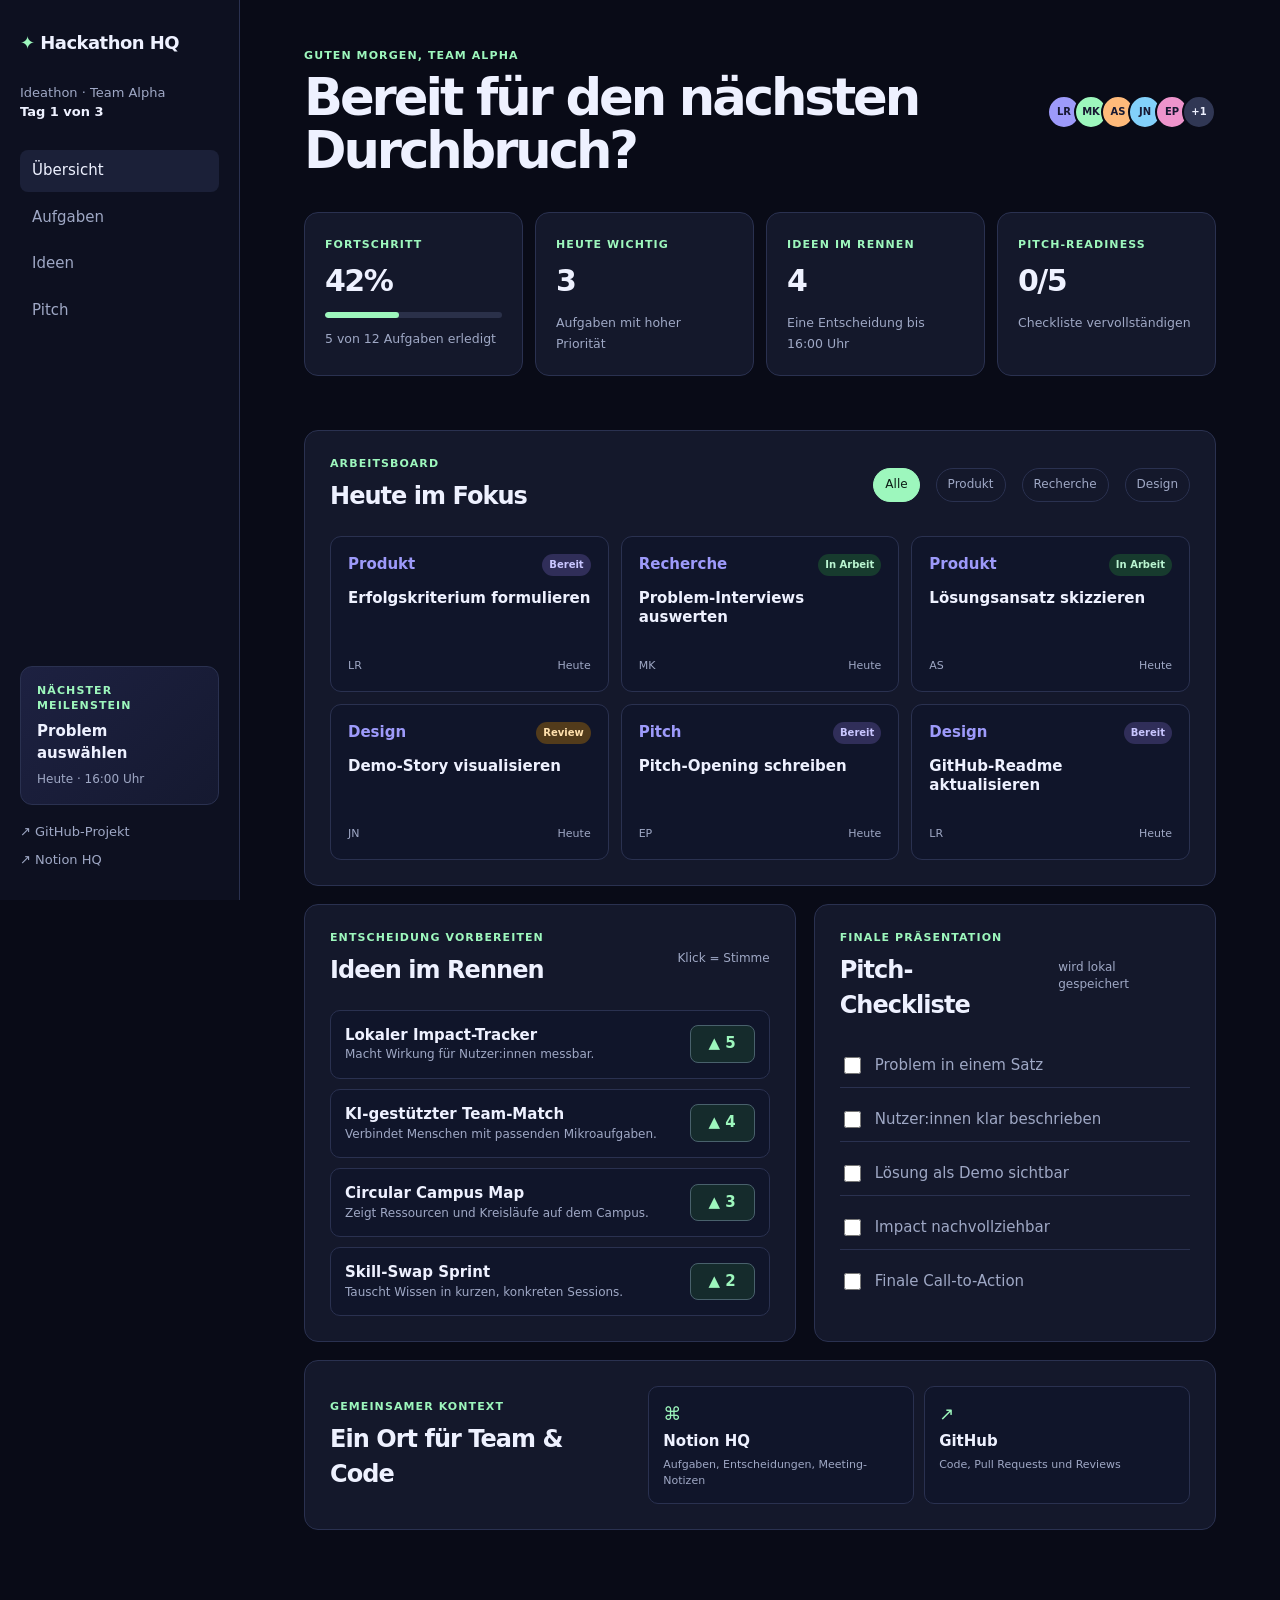
<file: index.html>
<!doctype html>
<html lang="de">
  <head>
    <meta charset="UTF-8" />
    <meta name="viewport" content="width=device-width, initial-scale=1.0" />
    <meta name="description" content="Lokales Hackathon-Team-Dashboard." />
    <title>Hackathon HQ</title>
    <link rel="stylesheet" href="styles.css" />
  </head>
  <body>
    <div class="app-shell">
      <aside class="sidebar">
        <a class="brand" href="#overview"><span>✦</span> Hackathon HQ</a>
        <p class="event">Ideathon · Team Alpha<br /><strong>Tag 1 von 3</strong></p>
        <nav aria-label="Bereiche">
          <a class="nav-link active" href="#overview">Übersicht</a><a class="nav-link" href="#tasks">Aufgaben</a><a class="nav-link" href="#ideas">Ideen</a><a class="nav-link" href="#pitch">Pitch</a>
        </nav>
        <div class="side-card"><p class="label">Nächster Meilenstein</p><strong>Problem auswählen</strong><span>Heute · 16:00 Uhr</span></div>
        <div class="side-links"><a href="https://github.com/Rukasu187/Hackathon1" target="_blank" rel="noreferrer">↗ GitHub-Projekt</a><a href="https://app.notion.com/p/40132468968681ffa154d44b8dd3598e?pvs=204" target="_blank" rel="noreferrer">↗ Notion HQ</a></div>
      </aside>
      <main>
        <header class="topbar" id="overview"><div><p class="eyebrow">Guten Morgen, Team Alpha</p><h1>Bereit für den nächsten Durchbruch?</h1></div><div class="team" aria-label="Sechs Teammitglieder"><span>LR</span><span>MK</span><span>AS</span><span>JN</span><span>EP</span><span>+1</span></div></header>
        <section class="stats" aria-label="Projektstatus">
          <article><span class="label">Fortschritt</span><strong>42%</strong><div class="progress"><i style="width:42%"></i></div><small>5 von 12 Aufgaben erledigt</small></article>
          <article><span class="label">Heute wichtig</span><strong>3</strong><small>Aufgaben mit hoher Priorität</small></article>
          <article><span class="label">Ideen im Rennen</span><strong>4</strong><small>Eine Entscheidung bis 16:00 Uhr</small></article>
          <article><span class="label">Pitch-Readiness</span><strong id="pitch-score">0/5</strong><small>Checkliste vervollständigen</small></article>
        </section>
        <section class="section" id="tasks"><div class="section-header"><div><p class="eyebrow">Arbeitsboard</p><h2>Heute im Fokus</h2></div><div class="filters"><button class="filter active" data-filter="all">Alle</button><button class="filter" data-filter="Produkt">Produkt</button><button class="filter" data-filter="Recherche">Recherche</button><button class="filter" data-filter="Design">Design</button></div></div><div class="task-grid" id="task-grid"></div></section>
        <div class="two-column">
          <section class="section" id="ideas"><div class="section-header"><div><p class="eyebrow">Entscheidung vorbereiten</p><h2>Ideen im Rennen</h2></div><span class="hint">Klick = Stimme</span></div><div class="idea-list" id="idea-list"></div></section>
          <section class="section" id="pitch"><div class="section-header"><div><p class="eyebrow">Finale Präsentation</p><h2>Pitch-Checkliste</h2></div><span class="hint">wird lokal gespeichert</span></div><ul class="checklist" id="checklist"></ul></section>
        </div>
        <section class="section resources"><div><p class="eyebrow">Gemeinsamer Kontext</p><h2>Ein Ort für Team &amp; Code</h2></div><div class="resource-grid"><a href="https://app.notion.com/p/40132468968681ffa154d44b8dd3598e?pvs=204" target="_blank" rel="noreferrer"><span>⌘</span><strong>Notion HQ</strong><small>Aufgaben, Entscheidungen, Meeting-Notizen</small></a><a href="https://github.com/Rukasu187/Hackathon1" target="_blank" rel="noreferrer"><span>↗</span><strong>GitHub</strong><small>Code, Pull Requests und Reviews</small></a></div></section>
      </main>
    </div>
    <script src="app.js"></script>
  </body>
</html>
</file>
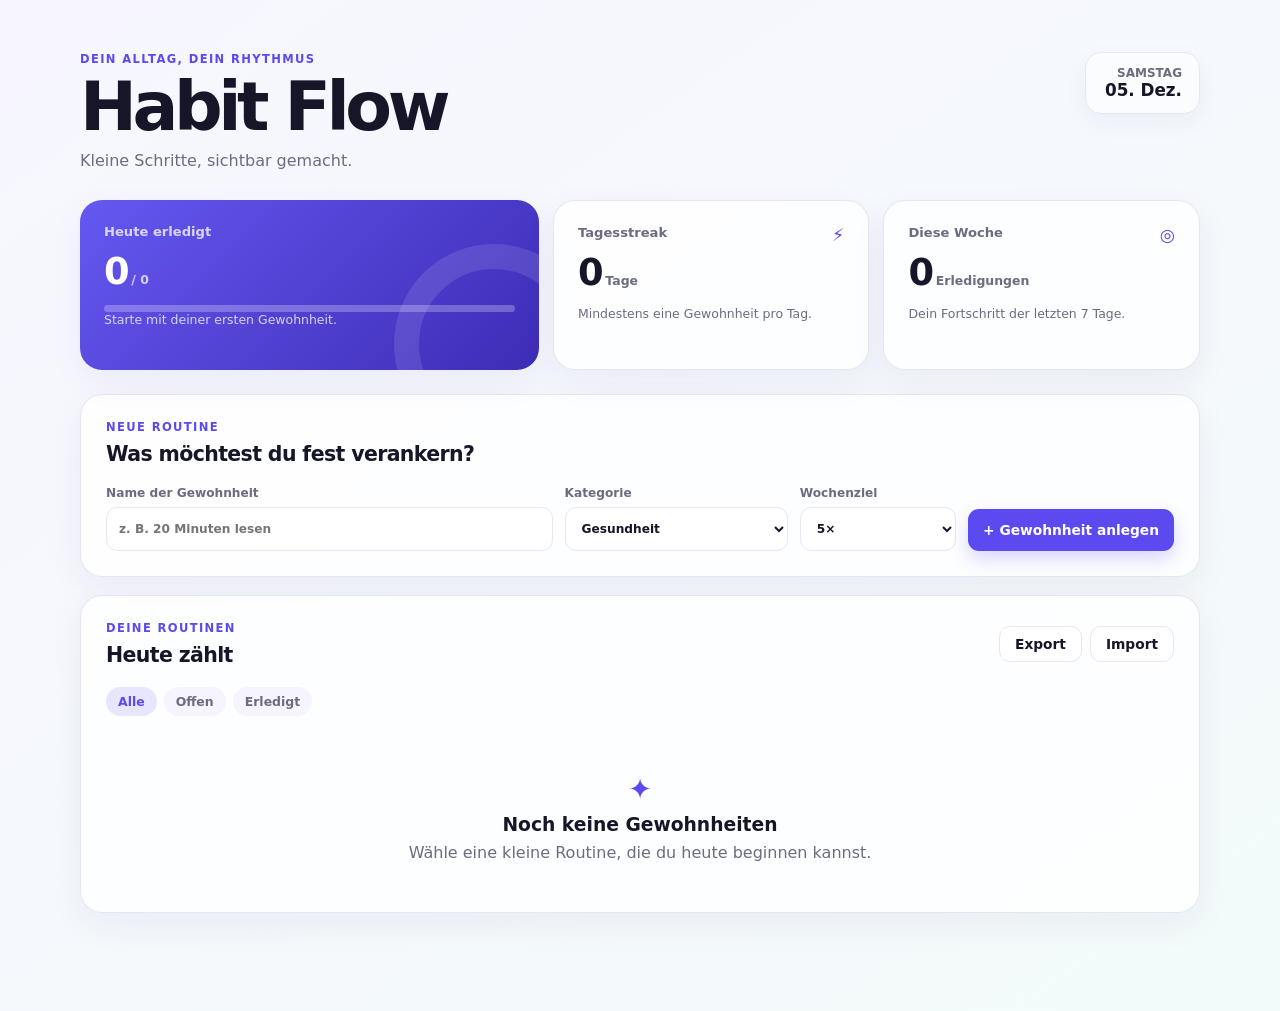
<file: experiments/habit-tracker/index.html>
<!doctype html>
<html lang="de">
  <head>
    <meta charset="UTF-8" />
    <meta name="viewport" content="width=device-width, initial-scale=1.0" />
    <meta name="theme-color" content="#4f46e5" />
    <title>Habit Flow</title>
    <link rel="stylesheet" href="styles.css" />
  </head>
  <body>
    <main class="app-shell">
      <header class="hero">
        <div><p class="eyebrow">DEIN ALLTAG, DEIN RHYTHMUS</p><h1>Habit Flow</h1><p class="hero-copy">Kleine Schritte, sichtbar gemacht.</p></div>
        <div class="date-card" aria-label="Heutiges Datum"><span id="today-weekday"></span><strong id="today-date"></strong></div>
      </header>

      <section class="summary-grid" aria-label="Deine heutige Übersicht">
        <article class="summary-card primary-card"><div class="summary-label">Heute erledigt</div><div class="summary-value"><span id="completed-count">0</span><small id="total-count"> / 0</small></div><div class="progress-track" aria-hidden="true"><span id="daily-progress"></span></div><p id="progress-label">Starte mit deiner ersten Gewohnheit.</p></article>
        <article class="summary-card"><div class="summary-icon" aria-hidden="true">⚡</div><div class="summary-label">Tagesstreak</div><div class="summary-value"><span id="streak-count">0</span><small> Tage</small></div><p>Mindestens eine Gewohnheit pro Tag.</p></article>
        <article class="summary-card"><div class="summary-icon" aria-hidden="true">◎</div><div class="summary-label">Diese Woche</div><div class="summary-value"><span id="week-count">0</span><small> Erledigungen</small></div><p>Dein Fortschritt der letzten 7 Tage.</p></article>
      </section>

      <section class="panel add-panel" aria-labelledby="add-heading">
        <div class="section-heading"><div><p class="eyebrow">NEUE ROUTINE</p><h2 id="add-heading">Was möchtest du fest verankern?</h2></div></div>
        <form id="habit-form">
          <label class="field field-title"><span>Name der Gewohnheit</span><input id="habit-title" name="title" type="text" maxlength="60" placeholder="z. B. 20 Minuten lesen" required /></label>
          <label class="field"><span>Kategorie</span><select id="habit-category" name="category"><option>Gesundheit</option><option>Fokus</option><option>Lernen</option><option>Achtsamkeit</option><option>Alltag</option></select></label>
          <label class="field goal-field"><span>Wochenziel</span><select id="habit-goal" name="goal"><option value="3">3×</option><option value="5" selected>5×</option><option value="7">7×</option></select></label>
          <button class="button button-primary" type="submit"><span aria-hidden="true">+</span> Gewohnheit anlegen</button>
        </form>
      </section>

      <section class="panel habits-panel" aria-labelledby="habits-heading">
        <div class="section-heading habits-heading"><div><p class="eyebrow">DEINE ROUTINEN</p><h2 id="habits-heading">Heute zählt</h2></div><div class="toolbar" aria-label="Daten verwalten"><button id="export-button" class="button button-quiet" type="button">Export</button><label class="button button-quiet import-label">Import<input id="import-input" type="file" accept="application/json" /></label></div></div>
        <div class="filter-group" role="group" aria-label="Gewohnheiten filtern"><button class="filter active" data-filter="all" type="button">Alle</button><button class="filter" data-filter="open" type="button">Offen</button><button class="filter" data-filter="done" type="button">Erledigt</button></div>
        <ul id="habit-list" class="habit-list"></ul>
        <div id="empty-state" class="empty-state" hidden><div aria-hidden="true">✦</div><h3>Noch keine Gewohnheiten</h3><p>Wähle eine kleine Routine, die du heute beginnen kannst.</p></div>
      </section>
      <p id="message" class="message" role="status" aria-live="polite"></p>
    </main>

    <dialog id="edit-dialog"><form id="edit-form" method="dialog"><div class="dialog-heading"><h2>Gewohnheit bearbeiten</h2><button class="icon-button" value="cancel" aria-label="Dialog schließen" type="submit">×</button></div><label class="field"><span>Name</span><input id="edit-title" maxlength="60" required /></label><label class="field"><span>Kategorie</span><select id="edit-category"><option>Gesundheit</option><option>Fokus</option><option>Lernen</option><option>Achtsamkeit</option><option>Alltag</option></select></label><label class="field"><span>Wochenziel</span><select id="edit-goal"><option value="3">3×</option><option value="5">5×</option><option value="7">7×</option></select></label><div class="dialog-actions"><button class="button button-quiet" value="cancel" type="submit">Abbrechen</button><button class="button button-primary" value="default" type="submit">Speichern</button></div></form></dialog>
    <script src="app.js"></script>
  </body>
</html>
</file>
<file: styles.css>
:root{--ink:#eef1ff;--muted:#9fa8c5;--panel:#14182b;--panel-light:#1b2038;--line:#2a3150;--accent:#9df7bd;--violet:#9d9afa;--orange:#ffba7a;--bg:#090b17}*{box-sizing:border-box}html{scroll-behavior:smooth}body{margin:0;min-width:320px;color:var(--ink);background:var(--bg);font:15px/1.45 Inter,ui-sans-serif,system-ui,-apple-system,"Segoe UI",sans-serif}.app-shell{min-height:100vh;display:grid;grid-template-columns:240px minmax(0,1fr)}.sidebar{position:sticky;top:0;height:100vh;display:flex;flex-direction:column;padding:30px 20px;border-right:1px solid var(--line);background:#0d1020}.brand{color:var(--ink);font-size:18px;font-weight:800;text-decoration:none;letter-spacing:-.03em}.brand span,.eyebrow,.label{color:var(--accent)}.event{margin:28px 0;color:var(--muted);font-size:13px}.event strong{color:var(--ink)}nav{display:grid;gap:5px}.nav-link{padding:10px 12px;border-radius:8px;color:var(--muted);text-decoration:none}.nav-link:hover,.nav-link.active{color:var(--ink);background:var(--panel-light)}.side-card{margin-top:auto;padding:16px;border:1px solid var(--line);border-radius:12px;background:linear-gradient(135deg,#1d2141,#151930)}.side-card strong,.side-card span{display:block}.side-card span{margin-top:6px;color:var(--muted);font-size:12px}.side-links{display:grid;gap:9px;margin-top:18px}.side-links a{color:var(--muted);font-size:13px;text-decoration:none}.side-links a:hover{color:var(--accent)}main{width:min(1240px,100%);margin:auto;padding:48px clamp(22px,5vw,72px) 72px}.topbar,.section-header,.team,.filters{display:flex;align-items:center;justify-content:space-between;gap:16px}.topbar{margin-bottom:36px}.eyebrow,.label{margin:0 0 7px;font-size:11px;font-weight:800;letter-spacing:.1em;text-transform:uppercase}h1,h2,h3,p{margin-top:0}h1{max-width:720px;margin-bottom:0;font-size:clamp(30px,4vw,52px);line-height:1.03;letter-spacing:-.06em}h2{margin-bottom:0;font-size:24px;letter-spacing:-.04em}.team{gap:0}.team span{display:grid;place-items:center;width:34px;height:34px;margin-left:-7px;border:2px solid var(--bg);border-radius:50%;background:var(--violet);color:#171832;font-size:10px;font-weight:800}.team span:nth-child(2){background:var(--accent)}.team span:nth-child(3){background:var(--orange)}.team span:nth-child(4){background:#82d0fa}.team span:nth-child(5){background:#ee94cc}.team span:last-child{background:#303754;color:var(--ink)}.stats{display:grid;grid-template-columns:repeat(4,1fr);gap:12px;margin-bottom:54px}.stats article,.section{border:1px solid var(--line);border-radius:14px;background:var(--panel)}.stats article{padding:20px}.stats strong{display:block;margin:4px 0 9px;font-size:30px;letter-spacing:-.05em}.stats small{color:var(--muted)}.progress{height:6px;margin:8px 0 10px;overflow:hidden;border-radius:99px;background:#2a3049}.progress i{display:block;height:100%;border-radius:inherit;background:var(--accent)}.section{padding:25px}.section-header{margin-bottom:22px}.filters{justify-content:flex-end;flex-wrap:wrap}.filter{border:1px solid var(--line);border-radius:99px;padding:7px 11px;color:var(--muted);background:transparent;font:inherit;font-size:12px;cursor:pointer}.filter:hover,.filter.active{border-color:var(--accent);color:#0c1c15;background:var(--accent)}.task-grid{display:grid;grid-template-columns:repeat(3,1fr);gap:12px}.task{min-height:156px;display:flex;flex-direction:column;padding:17px;border:1px solid var(--line);border-radius:11px;background:#10152a}.task.hidden{display:none}.task-top{display:flex;align-items:center;justify-content:space-between;gap:8px}.pill{padding:4px 7px;border-radius:99px;font-size:10px;font-weight:800}.status-bereit{color:#c9c6ff;background:#302e59}.status-arbeit{color:#baf5d1;background:#173b2e}.status-review{color:#ffe0ad;background:#523b1b}.task h3{margin:13px 0 auto;font-size:15px;line-height:1.25}.task footer{display:flex;justify-content:space-between;margin-top:15px;color:var(--muted);font-size:11px}.area{color:var(--violet);font-weight:700}.two-column{display:grid;grid-template-columns:1.1fr .9fr;gap:18px;margin-top:18px}.idea-list,.checklist{display:grid;gap:10px;margin:0;padding:0;list-style:none}.idea{display:grid;grid-template-columns:1fr auto;gap:10px;align-items:center;padding:14px;border:1px solid var(--line);border-radius:10px;background:#10152a}.idea strong,.idea small{display:block}.idea small,.hint{color:var(--muted);font-size:12px}.vote{min-width:65px;border:1px solid #49616c;border-radius:8px;padding:7px;color:var(--accent);background:#152b2c;font:inherit;font-weight:800;cursor:pointer}.vote:hover{background:#1c3b3b}.checklist label{display:flex;gap:11px;align-items:center;padding:10px 0;border-bottom:1px solid var(--line);color:var(--muted);cursor:pointer}.checklist li:last-child label{border-bottom:0}.checklist input{width:17px;height:17px;accent-color:var(--accent)}.checklist input:checked+span{color:var(--ink);text-decoration:line-through;text-decoration-color:var(--accent)}.resources{display:flex;align-items:center;justify-content:space-between;gap:25px;margin-top:18px}.resource-grid{display:grid;grid-template-columns:repeat(2,minmax(180px,1fr));gap:10px}.resource-grid a{padding:14px;border:1px solid var(--line);border-radius:10px;color:var(--ink);background:#10152a;text-decoration:none}.resource-grid a:hover{border-color:var(--accent)}.resource-grid span,.resource-grid strong,.resource-grid small{display:block}.resource-grid span{color:var(--accent);font-size:18px}.resource-grid strong{margin:4px 0}.resource-grid small{color:var(--muted);font-size:11px}@media(max-width:980px){.stats{grid-template-columns:repeat(2,1fr)}.task-grid{grid-template-columns:repeat(2,1fr)}.two-column{grid-template-columns:1fr}.resources{align-items:stretch;flex-direction:column}}@media(max-width:700px){.app-shell{display:block}.sidebar{position:static;height:auto;padding:20px;border-right:0;border-bottom:1px solid var(--line)}.event,.side-card,.side-links{display:none}nav{display:flex;overflow:auto;margin-top:18px}.nav-link{white-space:nowrap}main{padding:32px 18px 50px}.topbar{align-items:flex-start;flex-direction:column}.stats,.task-grid,.resource-grid{grid-template-columns:1fr}.section-header{align-items:flex-start;flex-direction:column}.filters{justify-content:flex-start}}
</file>
<file: experiments/habit-tracker/styles.css>
:root { --ink:#171629; --muted:#6d6b80; --line:#e8e7f0; --surface:#fff; --soft:#f5f4ff; --accent:#5b4af0; --accent-dark:#4332d4; --mint:#17a978; --danger:#d83d5d; }
* { box-sizing:border-box; }
body { margin:0; min-width:320px; color:var(--ink); background:linear-gradient(145deg,#f7f6ff 0%,#f3fbfa 100%); font-family:Inter,ui-sans-serif,system-ui,-apple-system,"Segoe UI",sans-serif; }
button,input,select { font:inherit; }
button { cursor:pointer; }
.app-shell { width:min(1120px,calc(100% - 32px)); margin:0 auto; padding:52px 0 64px; }
.hero { display:flex; align-items:flex-start; justify-content:space-between; gap:20px; margin-bottom:30px; }
.eyebrow { margin:0 0 8px; color:var(--accent); font-size:.72rem; font-weight:800; letter-spacing:.12em; }
h1,h2,h3,p { margin-top:0; } h1 { font-size:clamp(2.4rem,6vw,4.25rem); line-height:.98; letter-spacing:-.065em; margin-bottom:10px; } h2 { font-size:1.28rem; letter-spacing:-.03em; margin:0; } h3 { margin:0 0 8px; }
.hero-copy,.summary-card p,.empty-state p { color:var(--muted); margin-bottom:0; }
.date-card { padding:13px 17px; min-width:115px; border:1px solid var(--line); border-radius:16px; background:rgba(255,255,255,.68); text-align:right; box-shadow:0 8px 25px rgba(66,49,150,.05); }
.date-card span { display:block; color:var(--muted); font-size:.75rem; text-transform:uppercase; font-weight:700; }.date-card strong { font-size:1.05rem; }
.summary-grid { display:grid; grid-template-columns:1.45fr 1fr 1fr; gap:14px; margin-bottom:24px; }.summary-card,.panel { border:1px solid rgba(228,227,240,.9); border-radius:22px; background:rgba(255,255,255,.82); box-shadow:0 12px 35px rgba(52,42,116,.06); }.summary-card { min-height:170px; padding:24px; position:relative; overflow:hidden; }.primary-card { color:white; border:0; background:linear-gradient(135deg,#6558f1,#3d2cb5); }.primary-card .summary-label,.primary-card p { color:rgba(255,255,255,.76); }.primary-card:after { content:""; position:absolute; width:150px; height:150px; right:-55px; bottom:-74px; border:25px solid rgba(255,255,255,.11); border-radius:50%; }.summary-label { color:var(--muted); font-size:.82rem; font-weight:700; }.summary-value { margin:11px 0 12px; font-size:2.3rem; font-weight:800; letter-spacing:-.07em; }.summary-value small { color:var(--muted); font-size:.78rem; letter-spacing:0; font-weight:600; }.primary-card small { color:rgba(255,255,255,.72); }.summary-card p { font-size:.78rem; }.summary-icon { color:var(--accent); font-size:1.1rem; float:right; }.progress-track { width:100%; height:7px; overflow:hidden; border-radius:99px; background:rgba(255,255,255,.25); }.progress-track span { display:block; width:0; height:100%; border-radius:inherit; background:#a7f3d0; transition:width .25s ease; }
.panel { padding:25px; margin-top:18px; }.section-heading { display:flex; align-items:center; justify-content:space-between; gap:18px; margin-bottom:20px; }#habit-form { display:grid; grid-template-columns:2fr 1fr .7fr auto; gap:12px; align-items:end; }.field { display:grid; gap:7px; color:var(--muted); font-size:.76rem; font-weight:750; }.field input,.field select { min-width:0; width:100%; height:44px; padding:0 12px; color:var(--ink); border:1px solid var(--line); border-radius:11px; outline:none; background:#fff; transition:border .2s,box-shadow .2s; }.field input:focus,.field select:focus { border-color:var(--accent); box-shadow:0 0 0 3px rgba(91,74,240,.13); }.button { min-height:42px; padding:0 15px; border:0; border-radius:11px; font-size:.86rem; font-weight:750; transition:transform .15s,background .15s; }.button:hover { transform:translateY(-1px); }.button-primary { color:#fff; background:var(--accent); box-shadow:0 8px 18px rgba(91,74,240,.22); }.button-primary:hover { background:var(--accent-dark); }.button-quiet { color:var(--ink); border:1px solid var(--line); background:#fff; }.toolbar { display:flex; gap:8px; }.toolbar .button { min-height:36px; }.import-label { display:inline-flex; align-items:center; }.import-label input { display:none; }
.filter-group { display:flex; gap:7px; margin-bottom:18px; }.filter { border:0; border-radius:999px; padding:7px 12px; color:var(--muted); background:var(--soft); font-size:.78rem; font-weight:750; }.filter.active { color:var(--accent); background:#e8e5ff; }.habit-list { display:grid; gap:10px; padding:0; margin:0; list-style:none; }.habit-item { display:grid; grid-template-columns:auto 1fr auto; gap:13px; align-items:center; padding:14px; border:1px solid var(--line); border-radius:16px; background:#fff; transition:border .15s, transform .15s; }.habit-item:hover { border-color:#cecafb; transform:translateY(-1px); }.habit-item.done { background:#fbfffd; border-color:#c8eee0; }.check-button { display:grid; place-items:center; width:27px; height:27px; padding:0; border:2px solid #c8c6d8; border-radius:50%; color:transparent; background:#fff; font-size:.85rem; }.done .check-button { border-color:var(--mint); color:#fff; background:var(--mint); }.habit-main { min-width:0; }.habit-title { display:block; overflow:hidden; font-weight:780; white-space:nowrap; text-overflow:ellipsis; }.done .habit-title { color:var(--muted); text-decoration:line-through; }.habit-meta { display:flex; flex-wrap:wrap; gap:6px; margin-top:5px; color:var(--muted); font-size:.73rem; }.tag { padding:2px 7px; border-radius:99px; color:#5545c6; background:#efedff; }.habit-actions { display:flex; gap:4px; }.text-button { padding:5px 7px; border:0; color:var(--muted); border-radius:7px; background:transparent; font-size:.76rem; }.text-button:hover { color:var(--accent); background:var(--soft); }.text-button.danger:hover { color:var(--danger); background:#fff0f3; }.empty-state { padding:38px 16px 25px; text-align:center; }.empty-state div { margin-bottom:8px; color:var(--accent); font-size:1.8rem; }.message { min-height:20px; margin:14px 4px 0; color:var(--mint); font-size:.84rem; font-weight:650; }
dialog { width:min(420px,calc(100% - 30px)); padding:0; border:0; border-radius:20px; color:var(--ink); box-shadow:0 22px 70px rgba(16,11,65,.26); }dialog::backdrop { background:rgba(28,24,62,.38); backdrop-filter:blur(3px); }#edit-form { display:grid; gap:15px; padding:24px; }.dialog-heading { display:flex; justify-content:space-between; align-items:center; }.icon-button { width:32px; height:32px; border:0; border-radius:9px; color:var(--muted); background:var(--soft); font-size:1.3rem; }.dialog-actions { display:flex; justify-content:flex-end; gap:8px; margin-top:5px; }
@media (max-width:760px) { .app-shell { width:min(100% - 24px,600px); padding-top:28px; }.summary-grid { grid-template-columns:1fr 1fr; }.primary-card { grid-column:span 2; }.summary-card { min-height:145px; }.panel { padding:18px; }#habit-form { grid-template-columns:1fr 1fr; }.field-title,.button-primary { grid-column:span 2; }.hero { margin-bottom:22px; }.date-card { padding:10px 12px; }.habits-heading { align-items:flex-start; }.toolbar { flex-direction:column; }.toolbar .button { justify-content:center; }}
@media (max-width:430px) { .summary-grid { grid-template-columns:1fr; }.primary-card { grid-column:span 1; }.summary-card { min-height:auto; }.section-heading { align-items:flex-start; }.habit-item { grid-template-columns:auto 1fr; }.habit-actions { grid-column:2; }.hero h1 { font-size:2.65rem; } }
</file>
